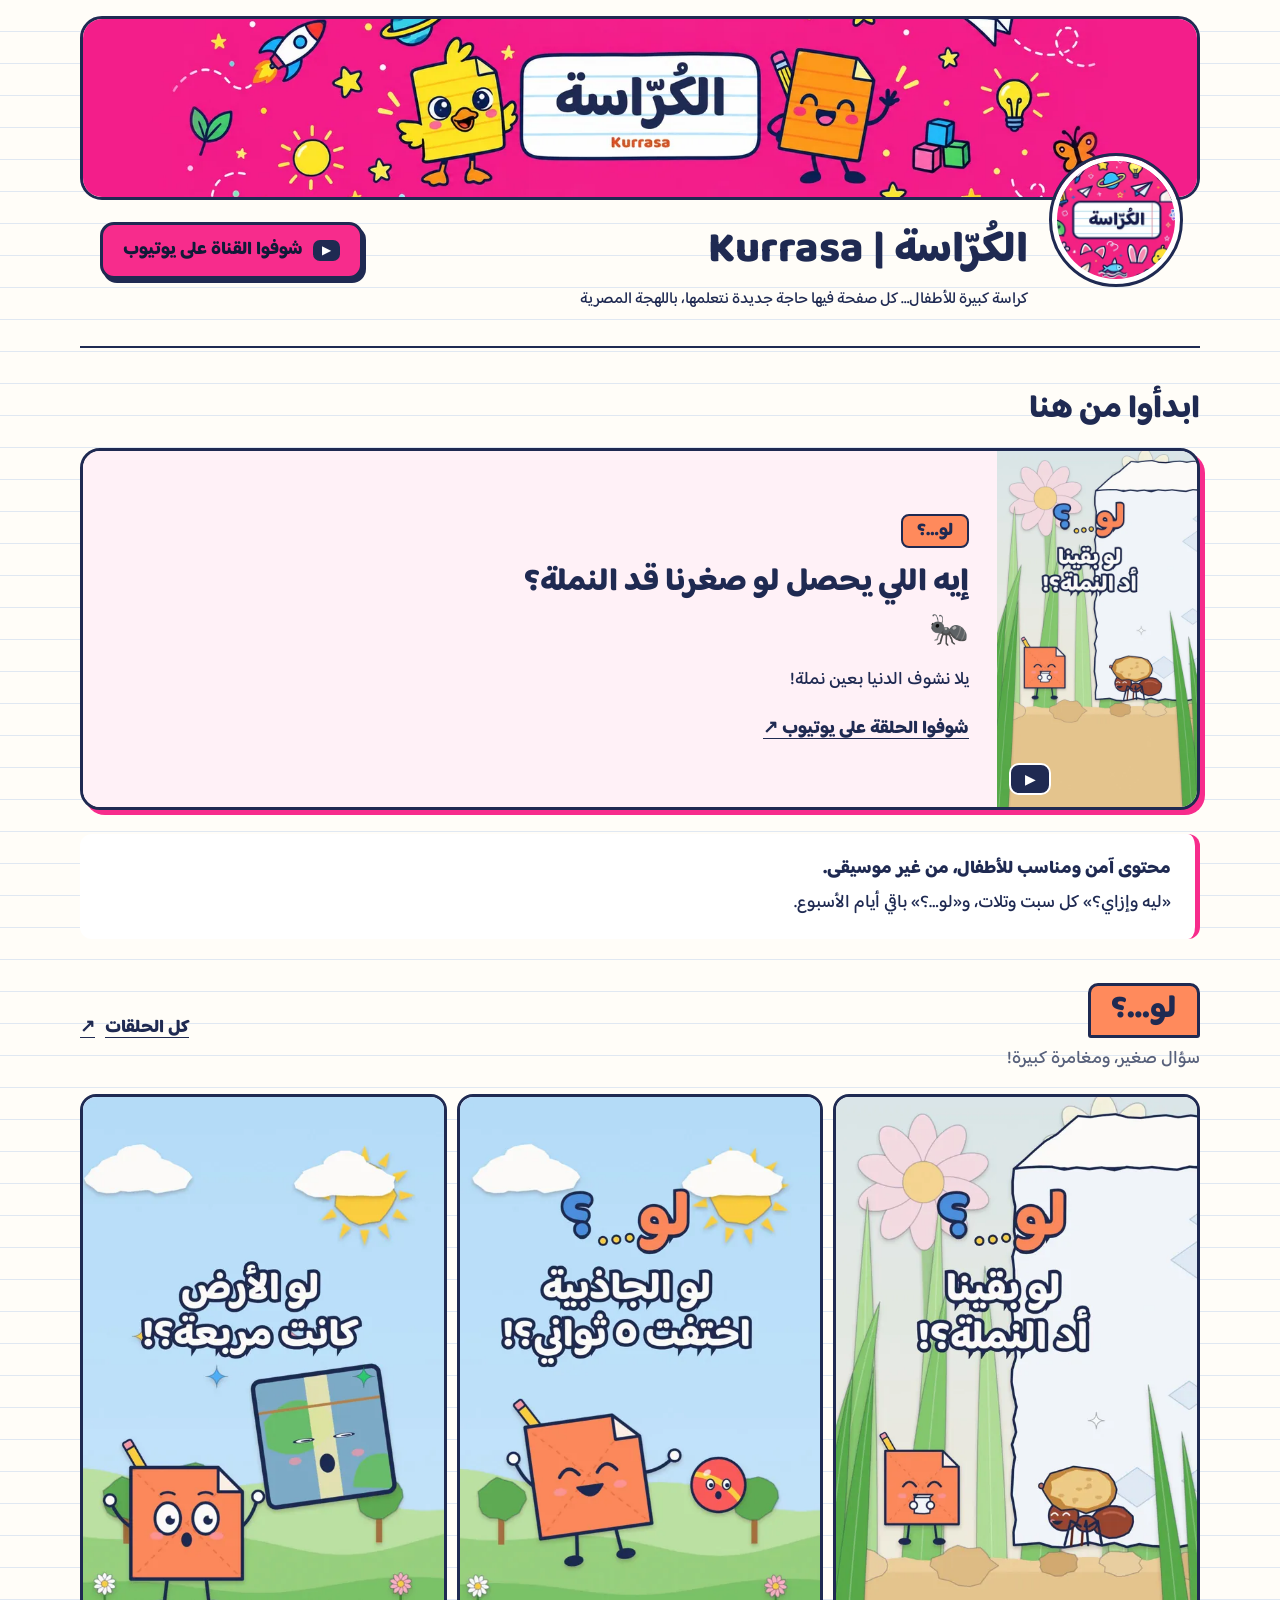
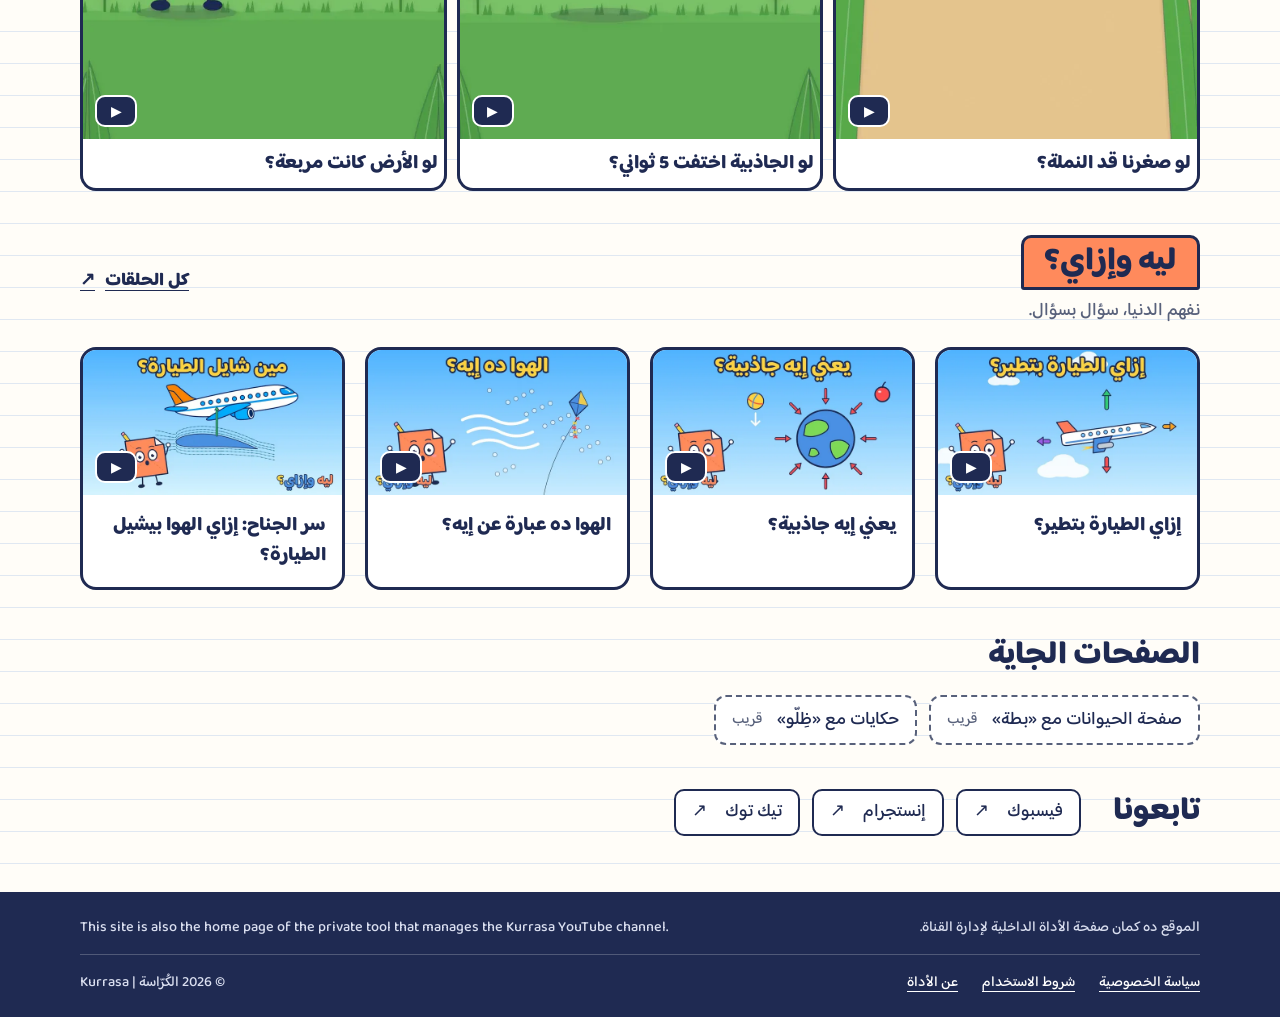
<file: index.html>
<!doctype html>
<html lang="ar" dir="rtl">
<head>
  <meta charset="utf-8">
  <meta name="viewport" content="width=device-width, initial-scale=1">
  <title>الكُرّاسة | Kurrasa — علوم للأطفال</title>
  <meta name="description" content="كراسة كبيرة للأطفال… كل صفحة فيها حاجة جديدة نتعلمها، باللهجة المصرية. اتفرجوا على «لو…؟» و«ليه وإزاي؟» مع الكُرّاسة، من غير موسيقى.">
  <link rel="canonical" href="https://abdo-ali.github.io/kurrasa-youtube-channel/">
  <meta property="og:url" content="https://abdo-ali.github.io/kurrasa-youtube-channel/">
  <meta property="og:site_name" content="الكُرّاسة | Kurrasa">
  <meta name="twitter:card" content="summary">
  <meta property="og:type" content="website">
  <meta property="og:locale" content="ar_EG">
  <meta property="og:title" content="الكُرّاسة | Kurrasa">
  <meta property="og:description" content="كراسة كبيرة للأطفال… كل صفحة فيها حاجة جديدة نتعلمها، باللهجة المصرية.">
  <meta property="og:image" content="https://abdo-ali.github.io/kurrasa-youtube-channel/assets/og-logo.jpg">
  <meta property="og:image:width" content="512">
  <meta property="og:image:height" content="512">
  <meta property="og:image:alt" content="شعار قناة الكُرّاسة">
  <link rel="icon" type="image/png" sizes="48x48" href="assets/icon-48.png">
  <link rel="apple-touch-icon" sizes="180x180" href="assets/icon-180.png">
  <link rel="stylesheet" href="style.css">
</head>
<body class="channel-page">
  <a class="skip-link" href="#episodes">روحوا للحلقات</a>
  <header class="channel-header page-width">
    <div class="banner"><img src="assets/banner-wide.webp" alt="" width="1600" height="312"></div>
    <div class="channel-info">
      <img class="channel-logo" src="assets/logo-256.webp" width="128" height="128" alt="">
      <div class="channel-name">
        <h1><bdi>الكُرّاسة</bdi> <span aria-hidden="true">|</span> <bdi>Kurrasa</bdi></h1>
        <p>كراسة كبيرة للأطفال… كل صفحة فيها حاجة جديدة نتعلمها، باللهجة المصرية</p>
      </div>
      <a class="button youtube-button" href="https://www.youtube.com/@kurrasa-kids" target="_blank" rel="noopener"><span class="youtube-icon" aria-hidden="true">▶</span> شوفوا القناة على يوتيوب</a>
    </div>
  </header>
  <main id="episodes" class="page-width" tabindex="-1">
    <section class="start-section" aria-labelledby="start-title">
      <h2 id="start-title">ابدأوا من هنا</h2>
      <a class="featured-card" href="https://youtu.be/WHuI-6x-Gp8" target="_blank" rel="noopener">
        <div class="thumbnail"><img src="assets/thumbs/WHuI-6x-Gp8.webp" width="540" height="960" alt=""><span class="play" aria-hidden="true">▶</span></div>
        <div class="featured-copy">
          <span class="series-label">لو…؟</span>
          <h3>إيه اللي يحصل لو صغرنا قد النملة؟ 🐜</h3>
          <p>يلا نشوف الدنيا بعين نملة!</p>
          <span class="watch-link">شوفوا الحلقة على يوتيوب <span aria-hidden="true">↗</span></span>
        </div>
      </a>
      <aside class="parents-note" aria-label="للأهالي">
        <p><strong>محتوى آمن ومناسب للأطفال، من غير موسيقى.</strong></p>
        <p>«ليه وإزاي؟» كل سبت وتلات، و«لو…؟» باقي أيام الأسبوع.</p>
      </aside>
    </section>

      <section class="series" aria-labelledby="law-title">
        <div class="section-heading">
          <div><h2 id="law-title" class="series-title">لو…؟</h2><p>سؤال صغير، ومغامرة كبيرة!</p></div>
          <a class="all-link" href="https://www.youtube.com/playlist?list=PLfQa1ct9LTS4" target="_blank" rel="noopener" aria-label="كل حلقات لو…؟">كل الحلقات <span aria-hidden="true">↗</span></a>
        </div>
        <ul class="video-grid law-grid">
          <li>
            <a class="video-card" href="https://youtu.be/WHuI-6x-Gp8" target="_blank" rel="noopener">
              <div class="thumbnail"><img src="assets/thumbs/WHuI-6x-Gp8.webp" loading="lazy" width="540" height="960" alt=""><span class="play" aria-hidden="true">▶</span></div>
              <h3>لو صغرنا قد النملة؟</h3>
            </a>
          </li>
          <li>
            <a class="video-card" href="https://youtu.be/9x3Jf7Qhgv0" target="_blank" rel="noopener">
              <div class="thumbnail"><img src="assets/thumbs/9x3Jf7Qhgv0.webp" loading="lazy" width="540" height="960" alt=""><span class="play" aria-hidden="true">▶</span></div>
              <h3>لو الجاذبية اختفت 5 ثواني؟</h3>
            </a>
          </li>
          <li>
            <a class="video-card" href="https://youtu.be/ts7iALNAyrs" target="_blank" rel="noopener">
              <div class="thumbnail"><img src="assets/thumbs/ts7iALNAyrs.webp" loading="lazy" width="540" height="960" alt=""><span class="play" aria-hidden="true">▶</span></div>
              <h3>لو الأرض كانت مربعة؟</h3>
            </a>
          </li>
        </ul>
      </section>

      <section class="series" aria-labelledby="why-title">
        <div class="section-heading">
          <div><h2 id="why-title" class="series-title">ليه وإزاي؟</h2><p>نفهم الدنيا، سؤال بسؤال.</p></div>
          <a class="all-link" href="https://www.youtube.com/playlist?list=PLExq5-1D6E6g" target="_blank" rel="noopener" aria-label="كل حلقات ليه وإزاي؟">كل الحلقات <span aria-hidden="true">↗</span></a>
        </div>
        <ul class="video-grid why-grid">
          <li>
            <a class="video-card" href="https://youtu.be/LzDB5T09txA" target="_blank" rel="noopener">
              <div class="thumbnail"><img src="assets/thumbs/LzDB5T09txA.webp" loading="lazy" width="640" height="360" alt=""><span class="play" aria-hidden="true">▶</span></div>
              <h3>إزاي الطيارة بتطير؟</h3>
            </a>
          </li>
          <li>
            <a class="video-card" href="https://youtu.be/QBOVTtvue1k" target="_blank" rel="noopener">
              <div class="thumbnail"><img src="assets/thumbs/QBOVTtvue1k.webp" loading="lazy" width="640" height="360" alt=""><span class="play" aria-hidden="true">▶</span></div>
              <h3>يعني إيه جاذبية؟</h3>
            </a>
          </li>
          <li>
            <a class="video-card" href="https://youtu.be/Xy3Kk7JNGlo" target="_blank" rel="noopener">
              <div class="thumbnail"><img src="assets/thumbs/Xy3Kk7JNGlo.webp" loading="lazy" width="640" height="360" alt=""><span class="play" aria-hidden="true">▶</span></div>
              <h3>الهوا ده عبارة عن إيه؟</h3>
            </a>
          </li>
          <li>
            <a class="video-card" href="https://youtu.be/p4RVpHHuBAg" target="_blank" rel="noopener">
              <div class="thumbnail"><img src="assets/thumbs/p4RVpHHuBAg.webp" loading="lazy" width="640" height="360" alt=""><span class="play" aria-hidden="true">▶</span></div>
              <h3>سر الجناح: إزاي الهوا بيشيل الطيارة؟</h3>
            </a>
          </li>
        </ul>
      </section>

    <section class="coming-section" aria-labelledby="coming-title">
      <h2 id="coming-title">الصفحات الجاية</h2>
      <ul class="coming-labels">
        <li>صفحة الحيوانات مع «بطة» <span>قريب</span></li>
        <li>حكايات مع «ظِلّو» <span>قريب</span></li>
      </ul>
    </section>
    <section class="follow-section" aria-labelledby="follow-title">
      <h2 id="follow-title">تابعونا</h2>
      <nav class="social-links" aria-label="الكُرّاسة على السوشيال ميديا">
        <a href="https://www.facebook.com/profile.php?id=61595177860349" target="_blank" rel="noopener">فيسبوك <span aria-hidden="true">↗</span></a>
        <a href="https://www.instagram.com/kurrasa.kids" target="_blank" rel="noopener">إنستجرام <span aria-hidden="true">↗</span></a>
        <a href="https://www.tiktok.com/@kurrasa.kids" target="_blank" rel="noopener">تيك توك <span aria-hidden="true">↗</span></a>
      </nav>
    </section>
  </main>
  <footer class="site-footer">
    <div class="page-width">
      <p class="tool-note"><span>الموقع ده كمان صفحة الأداة الداخلية لإدارة القناة.</span> <span lang="en" dir="ltr">This site is also the home page of the private tool that manages the Kurrasa YouTube channel.</span></p>
      <div class="footer-bottom">
        <nav class="legal-links" aria-label="صفحات الموقع"><a href="privacy.html">سياسة الخصوصية</a><a href="terms.html">شروط الاستخدام</a><a href="tool.html">عن الأداة</a></nav>
        <p class="copyright">© 2026 <bdi>الكُرّاسة</bdi> | <bdi>Kurrasa</bdi></p>
      </div>
    </div>
  </footer>
</body>
</html>
</file>
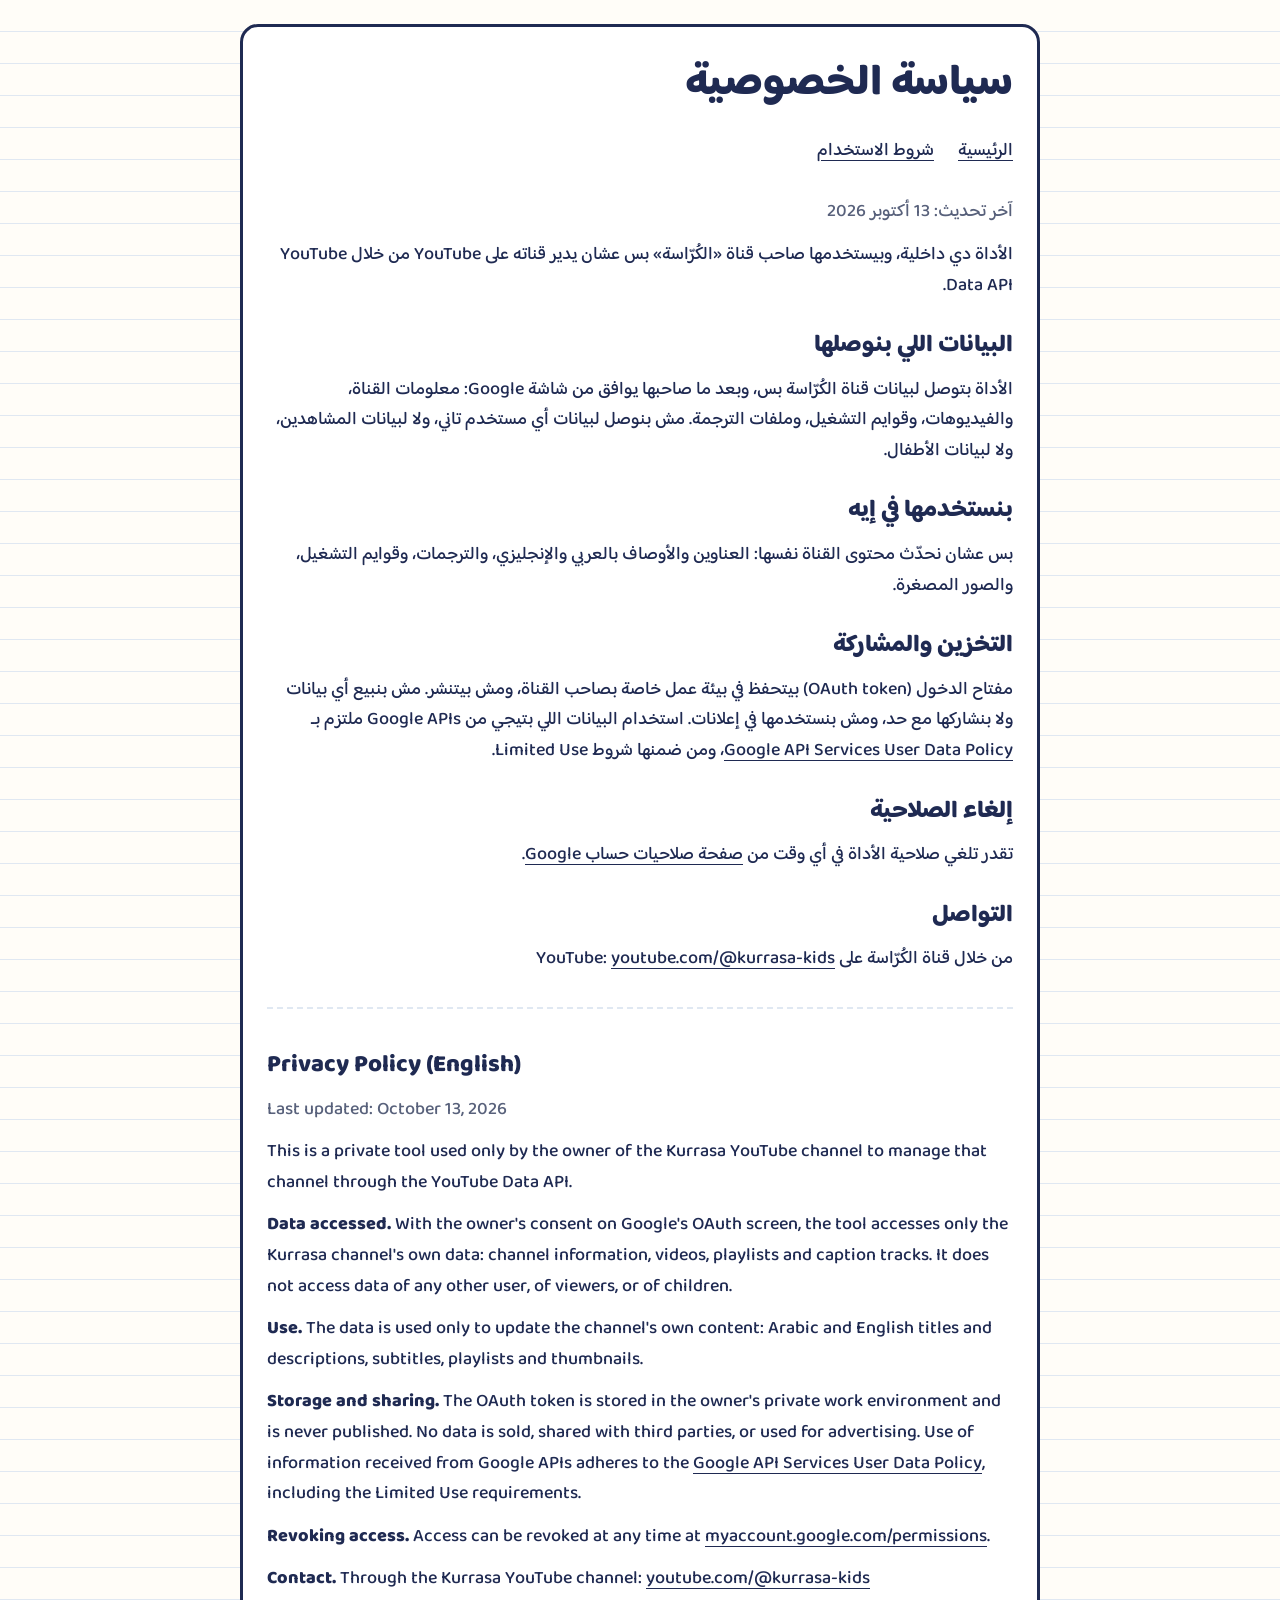
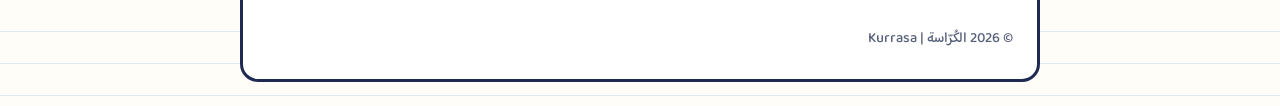
<file: privacy.html>
<!doctype html>
<html lang="ar" dir="rtl"><head><meta charset="utf-8"><meta name="viewport" content="width=device-width,initial-scale=1">
<title>سياسة الخصوصية — الكُرّاسة</title>
<link rel="stylesheet" href="style.css"></head>
<body><main>
<h1>سياسة الخصوصية</h1>
<nav><a href="index.html">الرئيسية</a><a href="terms.html">شروط الاستخدام</a></nav>
<p class="muted">آخر تحديث: 13 أكتوبر 2026</p>
<p>الأداة دي داخلية، وبيستخدمها صاحب قناة «الكُرّاسة» بس عشان يدير قناته على YouTube من خلال YouTube Data API.</p>
<h2>البيانات اللي بنوصلها</h2>
<p>الأداة بتوصل لبيانات قناة الكُرّاسة بس، وبعد ما صاحبها يوافق من شاشة Google: معلومات القناة، والفيديوهات، وقوايم التشغيل، وملفات الترجمة. مش بنوصل لبيانات أي مستخدم تاني، ولا لبيانات المشاهدين، ولا لبيانات الأطفال.</p>
<h2>بنستخدمها في إيه</h2>
<p>بس عشان نحدّث محتوى القناة نفسها: العناوين والأوصاف بالعربي والإنجليزي، والترجمات، وقوايم التشغيل، والصور المصغرة.</p>
<h2>التخزين والمشاركة</h2>
<p>مفتاح الدخول (OAuth token) بيتحفظ في بيئة عمل خاصة بصاحب القناة، ومش بيتنشر. مش بنبيع أي بيانات ولا بنشاركها مع حد، ومش بنستخدمها في إعلانات. استخدام البيانات اللي بتيجي من Google APIs ملتزم بـ <a href="https://developers.google.com/terms/api-services-user-data-policy">Google API Services User Data Policy</a>، ومن ضمنها شروط Limited Use.</p>
<h2>إلغاء الصلاحية</h2>
<p>تقدر تلغي صلاحية الأداة في أي وقت من <a href="https://myaccount.google.com/permissions">صفحة صلاحيات حساب Google</a>.</p>
<h2>التواصل</h2>
<p>من خلال قناة الكُرّاسة على YouTube: <a href="https://www.youtube.com/@kurrasa-kids">youtube.com/@kurrasa-kids</a></p>
<div class="en">
<h2>Privacy Policy (English)</h2>
<p class="muted">Last updated: October 13, 2026</p>
<p>This is a private tool used only by the owner of the Kurrasa YouTube channel to manage that channel through the YouTube Data API.</p>
<p><b>Data accessed.</b> With the owner's consent on Google's OAuth screen, the tool accesses only the Kurrasa channel's own data: channel information, videos, playlists and caption tracks. It does not access data of any other user, of viewers, or of children.</p>
<p><b>Use.</b> The data is used only to update the channel's own content: Arabic and English titles and descriptions, subtitles, playlists and thumbnails.</p>
<p><b>Storage and sharing.</b> The OAuth token is stored in the owner's private work environment and is never published. No data is sold, shared with third parties, or used for advertising. Use of information received from Google APIs adheres to the <a href="https://developers.google.com/terms/api-services-user-data-policy">Google API Services User Data Policy</a>, including the Limited Use requirements.</p>
<p><b>Revoking access.</b> Access can be revoked at any time at <a href="https://myaccount.google.com/permissions">myaccount.google.com/permissions</a>.</p>
<p><b>Contact.</b> Through the Kurrasa YouTube channel: <a href="https://www.youtube.com/@kurrasa-kids">youtube.com/@kurrasa-kids</a></p>
</div>
<footer>© 2026 الكُرّاسة | Kurrasa</footer>
</main></body></html>
</file>
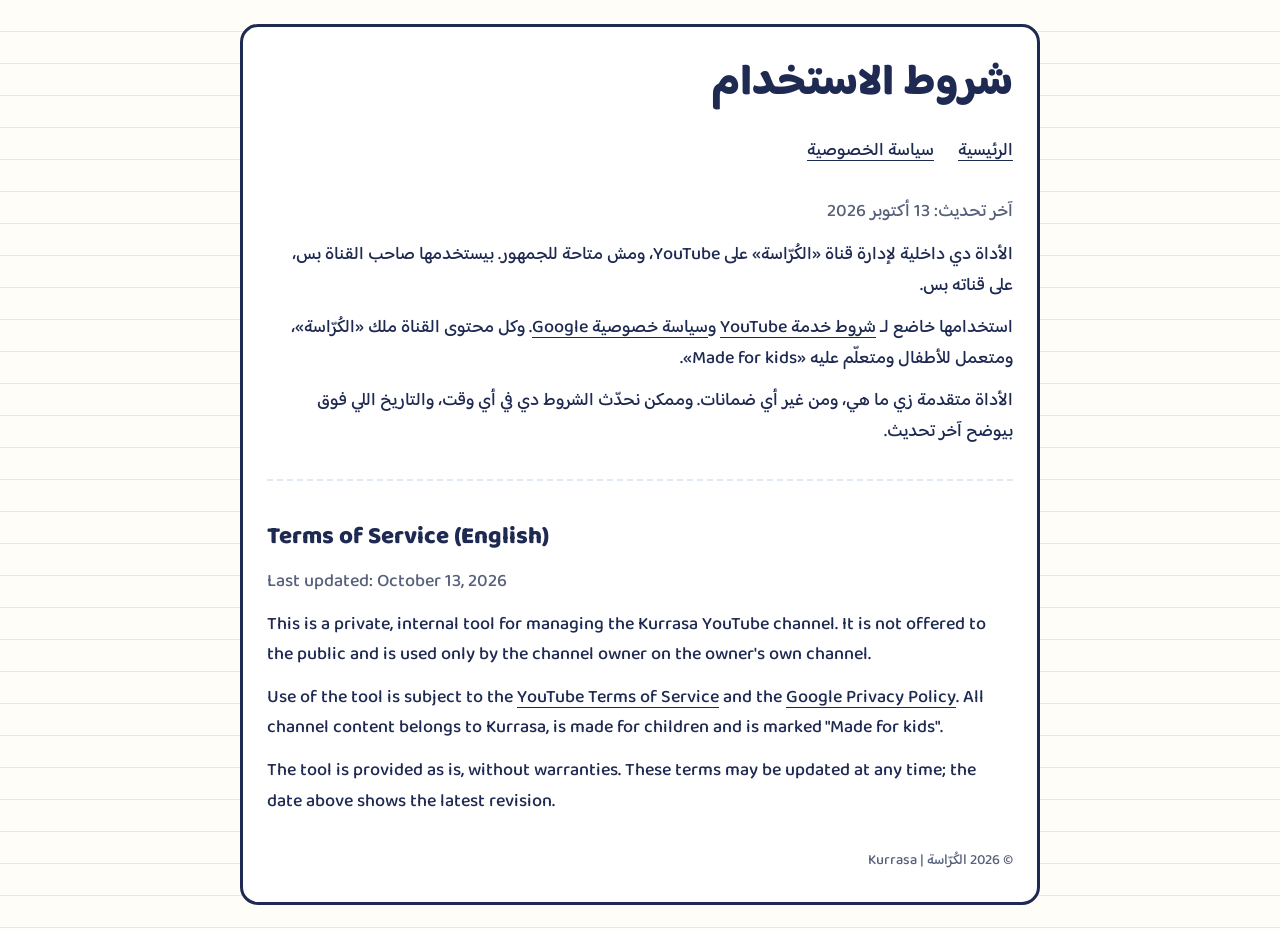
<file: terms.html>
<!doctype html>
<html lang="ar" dir="rtl"><head><meta charset="utf-8"><meta name="viewport" content="width=device-width,initial-scale=1">
<title>شروط الاستخدام — الكُرّاسة</title>
<link rel="stylesheet" href="style.css"></head>
<body><main>
<h1>شروط الاستخدام</h1>
<nav><a href="index.html">الرئيسية</a><a href="privacy.html">سياسة الخصوصية</a></nav>
<p class="muted">آخر تحديث: 13 أكتوبر 2026</p>
<p>الأداة دي داخلية لإدارة قناة «الكُرّاسة» على YouTube، ومش متاحة للجمهور. بيستخدمها صاحب القناة بس، على قناته بس.</p>
<p>استخدامها خاضع لـ <a href="https://www.youtube.com/t/terms">شروط خدمة YouTube</a> و<a href="https://policies.google.com/privacy">سياسة خصوصية Google</a>. وكل محتوى القناة ملك «الكُرّاسة»، ومتعمل للأطفال ومتعلّم عليه «Made for kids».</p>
<p>الأداة متقدمة زي ما هي، ومن غير أي ضمانات. وممكن نحدّث الشروط دي في أي وقت، والتاريخ اللي فوق بيوضح آخر تحديث.</p>
<div class="en">
<h2>Terms of Service (English)</h2>
<p class="muted">Last updated: October 13, 2026</p>
<p>This is a private, internal tool for managing the Kurrasa YouTube channel. It is not offered to the public and is used only by the channel owner on the owner's own channel.</p>
<p>Use of the tool is subject to the <a href="https://www.youtube.com/t/terms">YouTube Terms of Service</a> and the <a href="https://policies.google.com/privacy">Google Privacy Policy</a>. All channel content belongs to Kurrasa, is made for children and is marked "Made for kids".</p>
<p>The tool is provided as is, without warranties. These terms may be updated at any time; the date above shows the latest revision.</p>
</div>
<footer>© 2026 الكُرّاسة | Kurrasa</footer>
</main></body></html>
</file>
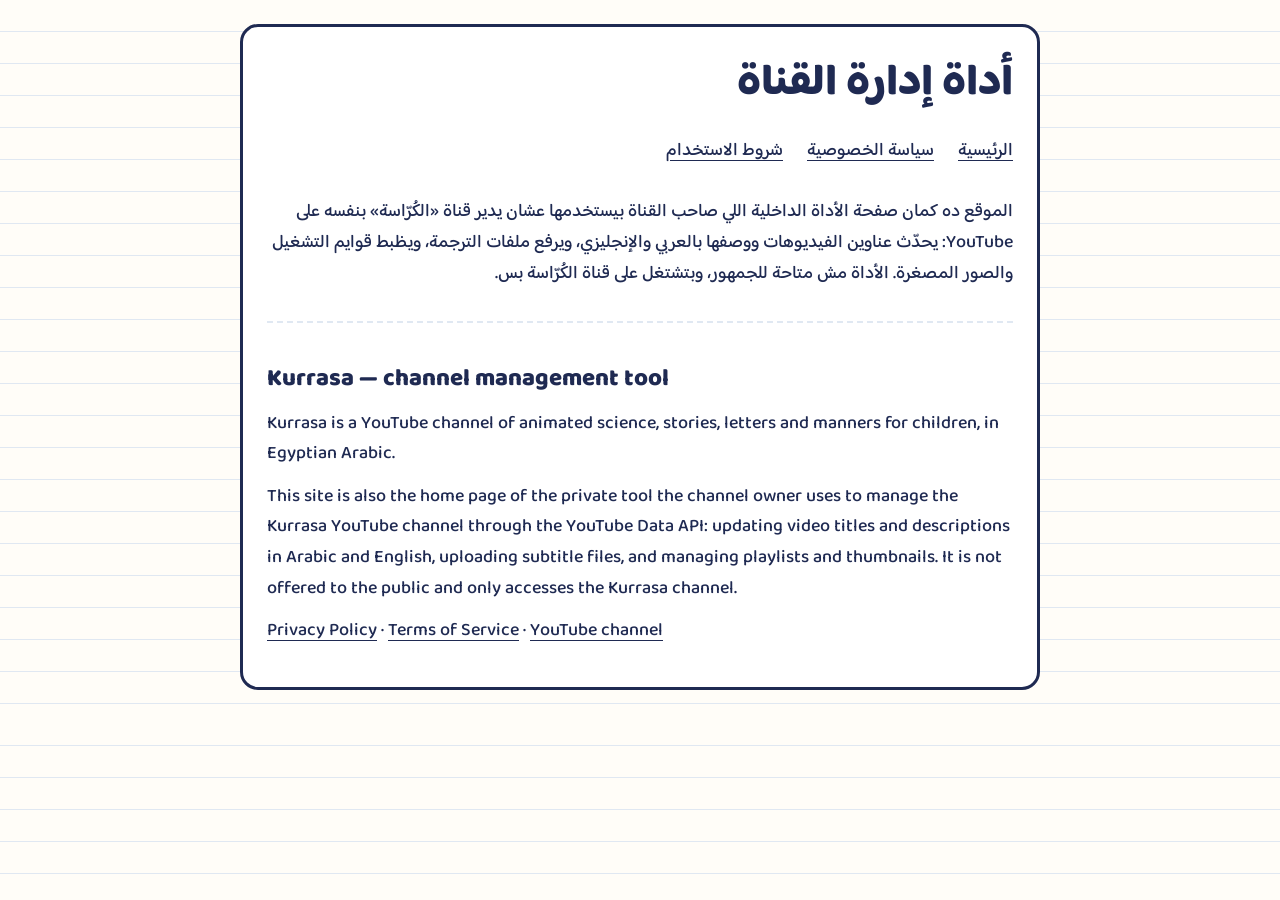
<file: tool.html>
<!doctype html>
<html lang="ar" dir="rtl"><head><meta charset="utf-8"><meta name="viewport" content="width=device-width,initial-scale=1">
<title>عن أداة إدارة القناة — الكُرّاسة</title>
<link rel="stylesheet" href="style.css"></head>
<body><main>
<h1>أداة إدارة القناة</h1>
<nav><a href="index.html">الرئيسية</a><a href="privacy.html">سياسة الخصوصية</a><a href="terms.html">شروط الاستخدام</a></nav>
<p>الموقع ده كمان صفحة الأداة الداخلية اللي صاحب القناة بيستخدمها عشان يدير قناة «الكُرّاسة» بنفسه على YouTube: يحدّث عناوين الفيديوهات ووصفها بالعربي والإنجليزي، ويرفع ملفات الترجمة، ويظبط قوايم التشغيل والصور المصغرة. الأداة مش متاحة للجمهور، وبتشتغل على قناة الكُرّاسة بس.</p>
<div class="en" lang="en" dir="ltr">
<h2>Kurrasa — channel management tool</h2>
<p>Kurrasa is a YouTube channel of animated science, stories, letters and manners for children, in Egyptian Arabic.</p>
<p>This site is also the home page of the private tool the channel owner uses to manage the Kurrasa YouTube channel through the YouTube Data API: updating video titles and descriptions in Arabic and English, uploading subtitle files, and managing playlists and thumbnails. It is not offered to the public and only accesses the Kurrasa channel.</p>
<p><a href="privacy.html">Privacy Policy</a> · <a href="terms.html">Terms of Service</a> · <a href="https://www.youtube.com/@kurrasa-kids">YouTube channel</a></p>
</div>
</main></body></html>
</file>
<file: style.css>
@font-face {
  font-family: "Baloo";
  src: url("assets/fonts/Baloo-500.woff2") format("woff2"),
       url("assets/fonts/Baloo-500.ttf") format("truetype");
  font-style: normal;
  font-weight: 500;
  font-display: swap;
}
@font-face {
  font-family: "Baloo";
  src: url("assets/fonts/Baloo-800.woff2") format("woff2"),
       url("assets/fonts/Baloo-800.ttf") format("truetype");
  font-style: normal;
  font-weight: 800;
  font-display: swap;
}
:root {
  color-scheme: light;
  --paper: #fffdf8;
  --white: #fff;
  --ink: #1f2a52;
  --muted: #58617b;
  --fuchsia: #f72c8c;
  --orange: #ff8a5c;
  --line: #e0e8f2;
  --pink-paper: #fff1f7;
  --border: 3px solid var(--ink);
}
* { box-sizing: border-box; }
body {
  margin: 0;
  color: var(--ink);
  background: var(--paper);
  background-image: repeating-linear-gradient(to bottom, transparent 0 31px, var(--line) 31px 32px);
  font: 500 18px/1.7 "Baloo", Tahoma, sans-serif;
  overflow-wrap: break-word;
}
h1, h2, h3, strong { font-weight: 800; }
h1, h2, h3, p { margin: 0; }
h1 { font-size: clamp(1.8rem, 4vw, 2.7rem); line-height: 1.35; }
h2 { font-size: clamp(1.6rem, 3vw, 2rem); line-height: 1.4; }
h3 { font-size: 1.2rem; line-height: 1.55; }
a { color: var(--ink); text-underline-offset: 5px; }
a:focus-visible { outline: 4px solid var(--ink); outline-offset: 5px; }
main:focus { outline: none; }
a:hover { text-decoration-thickness: 2px; }
img { display: block; max-width: 100%; }
.page-width { width: min(1120px, calc(100% - 32px)); margin-inline: auto; }
.skip-link { position: absolute; top: 8px; inset-inline-start: 16px; padding: 8px 20px; background: var(--white); border: var(--border); border-radius: 12px; transform: translateY(-180%); z-index: 5; }
.skip-link:focus { transform: translateY(0); }
.channel-header { margin-block-start: 16px; }
.banner { height: clamp(120px, 17vw, 184px); overflow: hidden; border: var(--border); border-radius: 22px; background: var(--white); }
.banner img { width: 100%; height: 100%; object-fit: cover; object-position: center; }
.channel-info { position: relative; display: flex; flex-direction: column; align-items: flex-start; gap: 16px; padding: 0 8px 28px; border-bottom: 2px solid var(--ink); }
.channel-logo { position: relative; width: 100px; height: 100px; flex-shrink: 0; margin-top: -36px; border: 5px solid var(--white); border-radius: 50%; background: var(--fuchsia); outline: 3px solid var(--ink); }
.channel-name { min-width: 0; }
.channel-name p { max-width: 42rem; margin-top: 6px; }
.button { display: inline-flex; align-items: center; justify-content: center; gap: 10px; min-height: 52px; padding: 10px 20px; border: var(--border); border-radius: 14px; font-weight: 800; text-decoration: none; }
.youtube-button { color: #101a38; background: var(--fuchsia); box-shadow: 3px 4px 0 var(--ink); }
.youtube-icon { display: inline-grid; place-items: center; width: 27px; height: 21px; border-radius: 7px; background: var(--ink); color: var(--white); font: 12px/1 sans-serif; }
.channel-page main { padding-block: 32px 0; }
.channel-page section { margin-bottom: 44px; }
.start-section > h2, .coming-section > h2 { margin-bottom: 16px; }
.featured-card { display: grid; overflow: hidden; border: var(--border); border-radius: 20px; background: var(--pink-paper); box-shadow: 5px 5px 0 var(--fuchsia); text-decoration: none; }
.featured-card > .thumbnail { aspect-ratio: 9 / 16; height: 320px; justify-self: center; margin-top: 16px; border: var(--border); border-radius: 14px; overflow: hidden; }
.thumbnail { position: relative; aspect-ratio: 16 / 9; overflow: hidden; background: var(--line); }
.thumbnail img { width: 100%; height: 100%; object-fit: cover; }
.play { position: absolute; bottom: 12px; inset-inline-end: 12px; display: grid; place-items: center; width: 42px; height: 32px; border: 2px solid var(--white); border-radius: 10px; background: var(--ink); color: var(--white); font: 14px/1 sans-serif; }
.featured-copy { padding: 22px; background: var(--pink-paper); }
.series-label { display: inline-block; margin-bottom: 10px; padding: 0 14px; border: 2px solid var(--ink); border-radius: 8px; background: var(--orange); font-weight: 800; }
.featured-copy h3 { max-width: 25ch; font-size: clamp(1.55rem, 3vw, 2rem); }
.featured-copy p { margin-top: 8px; }
.watch-link { display: inline-block; margin-top: 18px; font-weight: 800; text-decoration: underline; text-underline-offset: 5px; }
.section-heading { display: flex; align-items: center; justify-content: space-between; flex-wrap: wrap; gap: 12px 24px; margin-bottom: 20px; }
.section-heading p { margin-top: 6px; color: var(--muted); }
.series-title { display: inline-block; padding: 2px 20px; border: var(--border); border-radius: 10px 10px 3px 3px; background: var(--orange); }
.all-link { display: inline-flex; align-items: center; gap: 10px; min-height: 44px; font-weight: 800; }
.video-grid { display: grid; grid-template-columns: minmax(0, 1fr); gap: 20px; padding: 0; margin: 0; list-style: none; }
.law-grid { grid-template-columns: repeat(3, minmax(0, 1fr)); gap: 10px; }
.law-grid .thumbnail { aspect-ratio: 9 / 16; }
.video-grid li { min-width: 0; }
.video-card { display: block; height: 100%; overflow: hidden; border: var(--border); border-radius: 16px; background: var(--white); text-decoration: none; }
.video-card h3 { padding: 16px; }
.law-grid h3 { padding: 10px 6px; font-size: clamp(.85rem, 2.3vw, 1.2rem); }
.coming-labels { display: flex; flex-wrap: wrap; gap: 12px; padding: 0; margin: 0; list-style: none; }
.coming-labels li { display: flex; align-items: center; flex-wrap: wrap; gap: 8px 14px; padding: 8px 16px; border: 2px dashed var(--muted); border-radius: 12px; background: var(--white); }
.coming-labels span { color: var(--muted); font-size: .9rem; }
.follow-section { display: flex; align-items: center; flex-wrap: wrap; gap: 16px 32px; }
.social-links { display: flex; flex-wrap: wrap; gap: 12px; }
.social-links a { display: inline-flex; align-items: center; justify-content: space-between; gap: 18px; min-height: 46px; padding: 6px 16px; border: 2px solid var(--ink); border-radius: 10px; background: var(--white); text-decoration: none; }
.parents-note { margin-top: 24px; padding: 20px 24px; border-inline-start: 5px solid var(--fuchsia); border-radius: 12px; background: var(--white); }
.parents-note p + p { margin-top: 4px; }
.site-footer { margin-top: 56px; padding-block: 24px 12px; background: #1f2a52; color: #d9deef; font-size: .9rem; }
.tool-note { display: flex; flex-wrap: wrap; justify-content: space-between; gap: 4px 24px; }
.site-footer a { color: #fff; }
.footer-bottom { display: flex; flex-wrap: wrap; align-items: center; justify-content: space-between; gap: 4px 24px; margin-top: 14px; padding-top: 6px; border-top: 1px solid rgb(255 255 255 / .22); }
.legal-links { display: flex; flex-wrap: wrap; gap: 0 24px; }
.legal-links a { min-height: 44px; display: inline-flex; align-items: center; }
.en { direction: ltr; text-align: left; }
.muted { color: var(--muted); }
/* The unchanged legal pages use a plain body and a readable paper column. */
body:not(.channel-page) > main { max-width: 800px; margin: 24px auto; padding: 28px 24px; border: var(--border); border-radius: 18px; background: var(--white); }
body:not(.channel-page) h2 { margin: 28px 0 8px; font-size: 1.5rem; }
body:not(.channel-page) p { margin-block: 12px; }
body:not(.channel-page) nav { display: flex; flex-wrap: wrap; gap: 12px 24px; margin-block: 16px 24px; }
body:not(.channel-page) nav a { display: inline-flex; align-items: center; min-height: 44px; }
body:not(.channel-page) .en { margin-top: 32px; padding-top: 12px; border-top: 2px dashed var(--line); }
body:not(.channel-page) footer { margin-top: 32px; color: var(--muted); font-size: .9rem; }
@media (min-width: 600px) {
  .page-width { width: min(1120px, calc(100% - 64px)); }
  .channel-info { padding-inline: 20px; }
  .channel-logo { width: 128px; height: 128px; margin-top: -44px; }
  .featured-card { grid-template-columns: 200px minmax(0, 1fr); align-items: stretch; }
  .featured-card > .thumbnail { height: auto; justify-self: stretch; margin-top: 0; border: 0; border-radius: 0; }
  .featured-copy { padding: 28px; align-content: center; }
  .why-grid { grid-template-columns: repeat(2, minmax(0, 1fr)); }
}
@media (min-width: 960px) {
  .channel-info { display: grid; grid-template-columns: 128px minmax(0, 1fr) auto; gap: 24px; align-items: start; padding-bottom: 32px; }
  .channel-name, .youtube-button { margin-top: 22px; }
  .channel-name p { font-size: 1rem; }
  .law-grid { grid-template-columns: repeat(3, minmax(0, 1fr)); }
  .why-grid { grid-template-columns: repeat(4, minmax(0, 1fr)); }
  .channel-page main { padding-top: 40px; }
}
@media (max-width: 599px) {
  body:not(.channel-page) > main { margin: 16px; padding: 24px 18px; }
}
@media (hover: hover) and (prefers-reduced-motion: no-preference) {
  .button, .video-card, .featured-card, .social-links a { transition: transform 160ms ease; }
  .button:hover, .video-card:hover, .featured-card:hover, .social-links a:hover { transform: translateY(-3px); }
}
</file>
